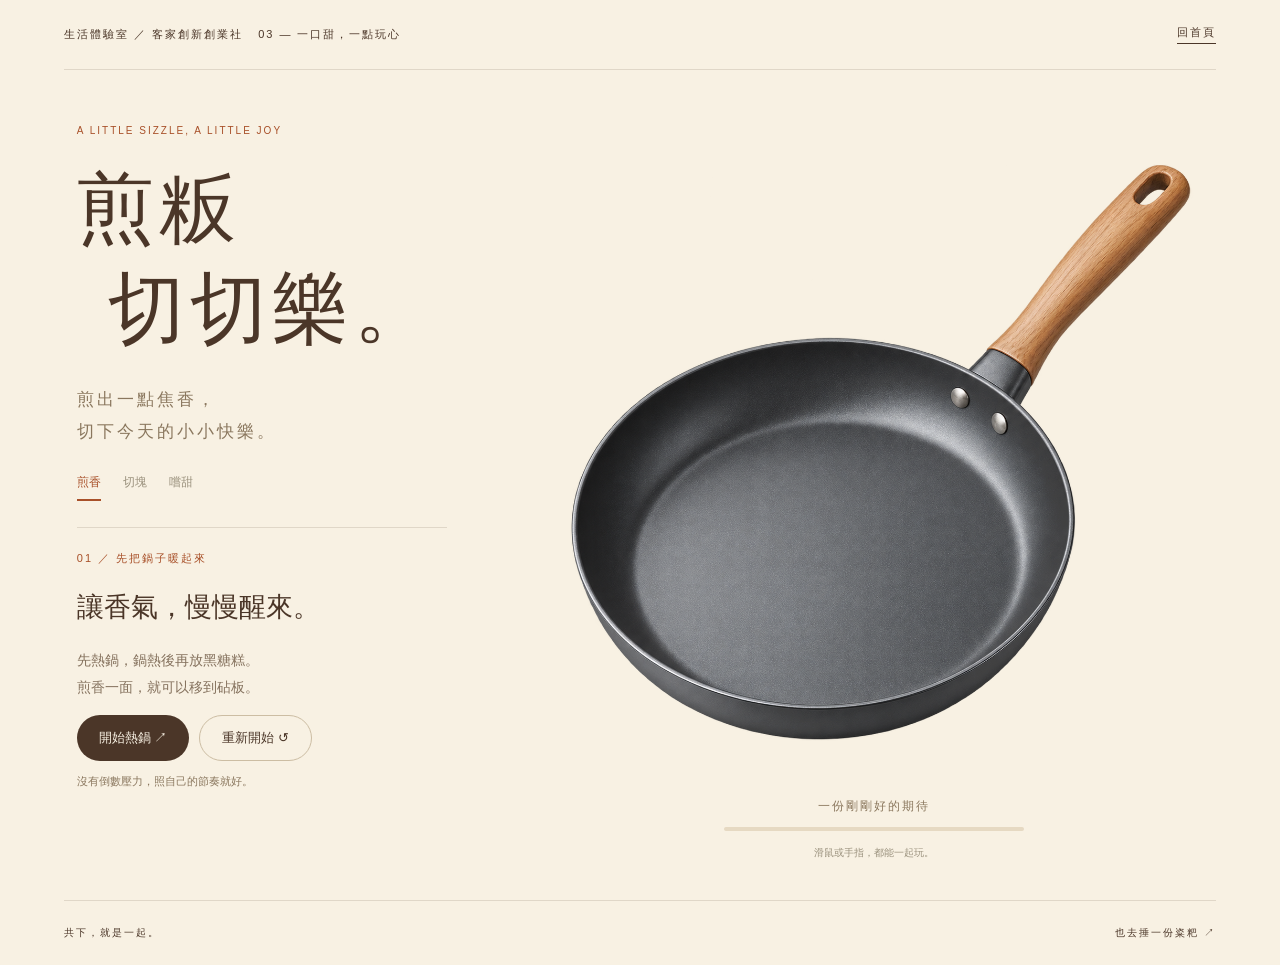
<file: cake-experience/index.html>
<!doctype html><html lang="zh-Hant"><head><meta charset="utf-8"><meta name="viewport" content="width=device-width,initial-scale=1"><title>煎粄切切樂｜生活體驗室</title><link rel="stylesheet" href="cake.css"><script src="geometry.js" defer></script><script src="cake.js" defer></script><link rel="stylesheet" href="../experience-navigation.css"></head><body><header><a href="../tea-experience/index.html">生活體驗室 ／ 客家創新創業社</a><span>03 — 一口甜，一點玩心</span><a class="home-link" href="../index.html">回首頁</a></header><main><section class="intro"><p class="eyebrow">A LITTLE SIZZLE, A LITTLE JOY</p><h1>煎粄<br><em>切切樂。</em></h1><p class="lead">煎出一點焦香，<br>切下今天的小小快樂。</p><ol><li class="active">煎香</li><li>切塊</li><li>嚐甜</li></ol><div class="story"><p id="chapter">01 ／ 先把鍋子暖起來</p><h2 id="heading">讓香氣，慢慢醒來。</h2><p id="hint">先熱鍋，鍋熱後再放黑糖糕。<br>煎香一面，就可以移到砧板。</p></div><div class="actions"><button id="action">開始熱鍋 ↗</button><button id="easy" hidden>幫我切一刀</button><button id="reset" class="quiet">重新開始 ↺</button></div><p id="status" role="status">沒有倒數壓力，照自己的節奏就好。</p></section><section class="bench"><div id="scene"><img id="pan" src="assets/pan.png" alt="平底鍋"><button id="spatula" hidden aria-label="移動鏟子：拖曳或使用方向鍵"><img src="assets/spatula.png" alt="木鏟"></button><div class="steam" aria-hidden="true"><i></i><i></i><i></i><i></i></div><div id="cutting" hidden><img class="board" src="assets/board.png" alt="砧板"><div id="surface" tabindex="0" role="group" aria-label="自由切割黑糖糕，拖曳畫一條直線或點擊切一刀，也可按空白鍵"><svg id="cake-svg" viewBox="0 0 100 100" aria-label="黑糖糕與已完成的切痕"><defs><pattern id="crumb" width="7" height="7" patternUnits="userSpaceOnUse"><rect width="7" height="7" fill="#bc7838"/><circle cx="2" cy="2" r="1.2" fill="#74401b"/><circle cx="5.5" cy="5" r=".8" fill="#e5a85f"/></pattern></defs><g id="pieces"></g><path id="trace" fill="none" stroke="#f5cf9a" stroke-width=".7"/></svg><span id="gesture" aria-hidden="true">☝</span><span id="knife" aria-hidden="true"><img src="assets/pieces-sheet.png" alt=""></span></div></div></div><div class="meter"><p id="meter-label">一份剛剛好的期待</p><div><span id="fill"></span></div></div><p class="small">滑鼠或手指，都能一起玩。</p></section></main><footer><span>共下，就是一起。</span><a href="../mochi-experience/index.html">也去捶一份粢粑 ↗</a></footer><dialog id="finish" aria-labelledby="finish-title"><p class="eyebrow">MADE WITH A LITTLE JOY</p><h2 id="finish-title">切好了，快樂堆成一座小山。</h2><p>戳戳黑糖糕，QQ彈彈好食</p><div id="pile"></div><button id="again">再煎一份 ↺</button><button id="back" class="quiet">回到砧板</button></dialog></body></html>
</file>
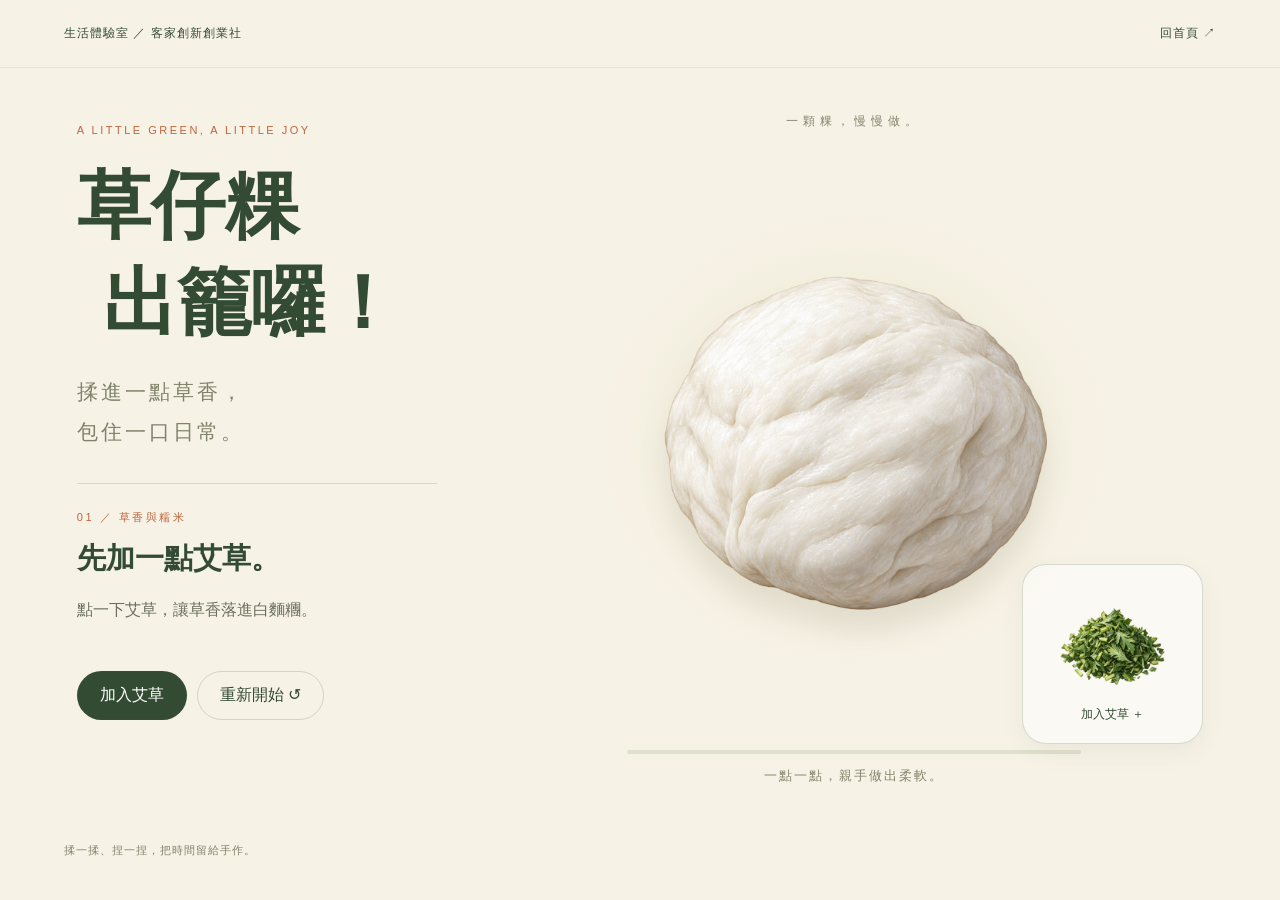
<file: herb-experience/index.html>
<!doctype html>
<html lang="zh-Hant"><head><meta charset="utf-8"><meta name="viewport" content="width=device-width,initial-scale=1"><title>草仔粿出籠囉！｜生活體驗室</title><link rel="stylesheet" href="herb.css"><script src="herb.js" defer></script></head>
<body><header><a href="../index.html#experiences">生活體驗室 ／ 客家創新創業社</a><a href="../index.html">回首頁 ↗</a></header>
<main><section class="intro"><p class="eyebrow">A LITTLE GREEN, A LITTLE JOY</p><h1>草仔粿<br><em>出籠囉！</em></h1><p class="lead">揉進一點草香，<br>包住一口日常。</p><div class="story"><p id="step" class="eyebrow"></p><h2 id="heading"></h2><p id="hint"></p></div><div class="actions"><button id="action"></button><button id="reset" class="quiet">重新開始 ↺</button></div><p id="status" role="status" aria-live="polite"></p></section>
<section class="bench" aria-label="草仔粿手作區"><div class="bench-label">一顆粿，慢慢做。</div><div id="scene"><div class="halo"></div><img id="basket" class="basket hidden" src="assets/basket.png" alt="鋪著葉片的竹蒸籠"><button id="food" aria-label="揉壓麵糰"><img id="food-img" src="assets/white.png" alt="白色糯米糰"><img id="green-overlay" src="assets/green.png" alt=""><img id="filling-overlay" src="assets/filling.png" alt=""></button><button id="ingredient" aria-label="加入艾草"><img src="assets/herbs.png" alt="艾草"><span>加入艾草 ＋</span></button><button id="lid" class="hidden" aria-label="蓋上蒸籠"><img src="assets/lid.png" alt="竹蒸籠蓋"></button><div class="steam" aria-hidden="true"><i></i><i></i><i></i></div><span id="gesture" aria-hidden="true">☝</span></div><div class="meter"><span id="progress"></span></div><p class="caption" id="caption">草香與糯米，準備相遇。</p></section></main>
<footer>揉一揉、捏一捏，把時間留給手作。</footer>
<dialog id="finish" aria-labelledby="finish-title"><div class="finish-copy"><p class="eyebrow">FRESH FROM THE STEAMER</p><h2 id="finish-title">草仔粿出籠囉！</h2><p>滿場跑的草仔粿！按住抓住它，放手再彈出去。</p></div><div class="bounce-space" id="flight"><button id="big" aria-label="戳戳草仔粿，按住蓄力後放開彈跳"><img src="assets/finished.png" alt="一顆大大的草仔粿"></button></div><div class="finish-actions"><button id="again">再包一顆 ↺</button><button id="back" class="quiet">回到蒸籠</button></div></dialog></body></html>
</file>
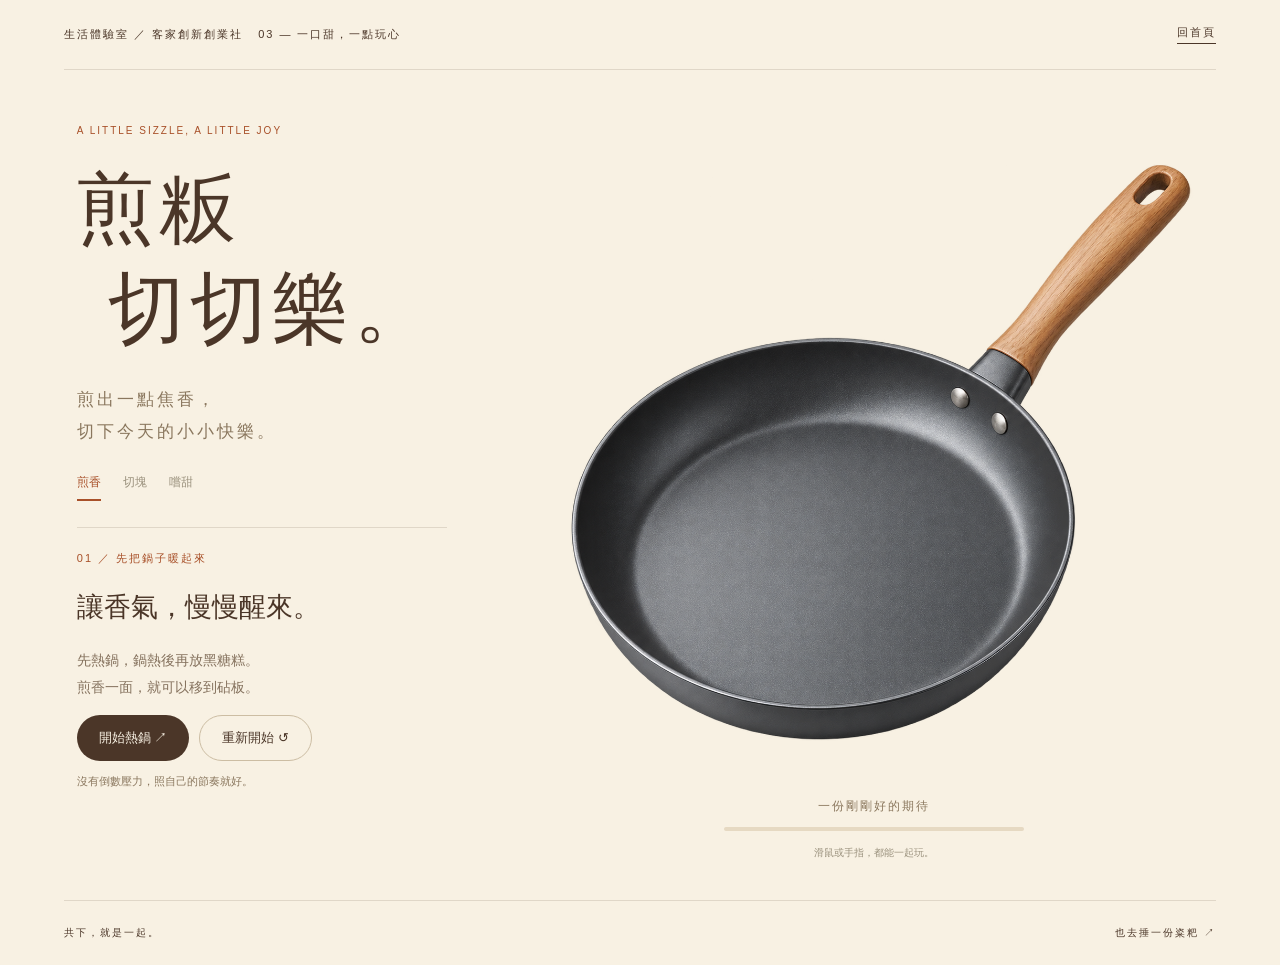
<file: cake-experience.html>
<!doctype html><html lang="zh-Hant"><head><meta charset="utf-8"><meta name="viewport" content="width=device-width,initial-scale=1"><title>煎粄切切樂｜生活體驗室</title><link rel="stylesheet" href="cake-experience-cake.css"><script src="cake-experience-geometry.js" defer></script><script src="cake-experience-cake.js" defer></script><link rel="stylesheet" href="experience-navigation.css"></head><body><header><a href="tea-experience.html">生活體驗室 ／ 客家創新創業社</a><span>03 — 一口甜，一點玩心</span><a class="home-link" href="index.html">回首頁</a></header><main><section class="intro"><p class="eyebrow">A LITTLE SIZZLE, A LITTLE JOY</p><h1>煎粄<br><em>切切樂。</em></h1><p class="lead">煎出一點焦香，<br>切下今天的小小快樂。</p><ol><li class="active">煎香</li><li>切塊</li><li>嚐甜</li></ol><div class="story"><p id="chapter">01 ／ 先把鍋子暖起來</p><h2 id="heading">讓香氣，慢慢醒來。</h2><p id="hint">先熱鍋，鍋熱後再放黑糖糕。<br>煎香一面，就可以移到砧板。</p></div><div class="actions"><button id="action">開始熱鍋 ↗</button><button id="easy" hidden>幫我切一刀</button><button id="reset" class="quiet">重新開始 ↺</button></div><p id="status" role="status">沒有倒數壓力，照自己的節奏就好。</p></section><section class="bench"><div id="scene"><img id="pan" src="cake-experience-pan.png" alt="平底鍋"><button id="spatula" hidden aria-label="移動鏟子：拖曳或使用方向鍵"><img src="cake-experience-spatula.png" alt="木鏟"></button><div class="steam" aria-hidden="true"><i></i><i></i><i></i><i></i></div><div id="cutting" hidden><img class="board" src="cake-experience-board.png" alt="砧板"><div id="surface" tabindex="0" role="group" aria-label="自由切割黑糖糕，拖曳畫一條直線或點擊切一刀，也可按空白鍵"><svg id="cake-svg" viewBox="0 0 100 100" aria-label="黑糖糕與已完成的切痕"><defs><pattern id="crumb" width="7" height="7" patternUnits="userSpaceOnUse"><rect width="7" height="7" fill="#bc7838"/><circle cx="2" cy="2" r="1.2" fill="#74401b"/><circle cx="5.5" cy="5" r=".8" fill="#e5a85f"/></pattern></defs><g id="pieces"></g><path id="trace" fill="none" stroke="#f5cf9a" stroke-width=".7"/></svg><span id="gesture" aria-hidden="true">☝</span><span id="knife" aria-hidden="true"><img src="cake-experience-pieces-sheet.png" alt=""></span></div></div></div><div class="meter"><p id="meter-label">一份剛剛好的期待</p><div><span id="fill"></span></div></div><p class="small">滑鼠或手指，都能一起玩。</p></section></main><footer><span>共下，就是一起。</span><a href="mochi-experience.html">也去捶一份粢粑 ↗</a></footer><dialog id="finish" aria-labelledby="finish-title"><p class="eyebrow">MADE WITH A LITTLE JOY</p><h2 id="finish-title">切好了，快樂堆成一座小山。</h2><p>戳戳黑糖糕，QQ彈彈好食</p><div id="pile"></div><button id="again">再煎一份 ↺</button><button id="back" class="quiet">回到砧板</button></dialog></body></html>
</file>
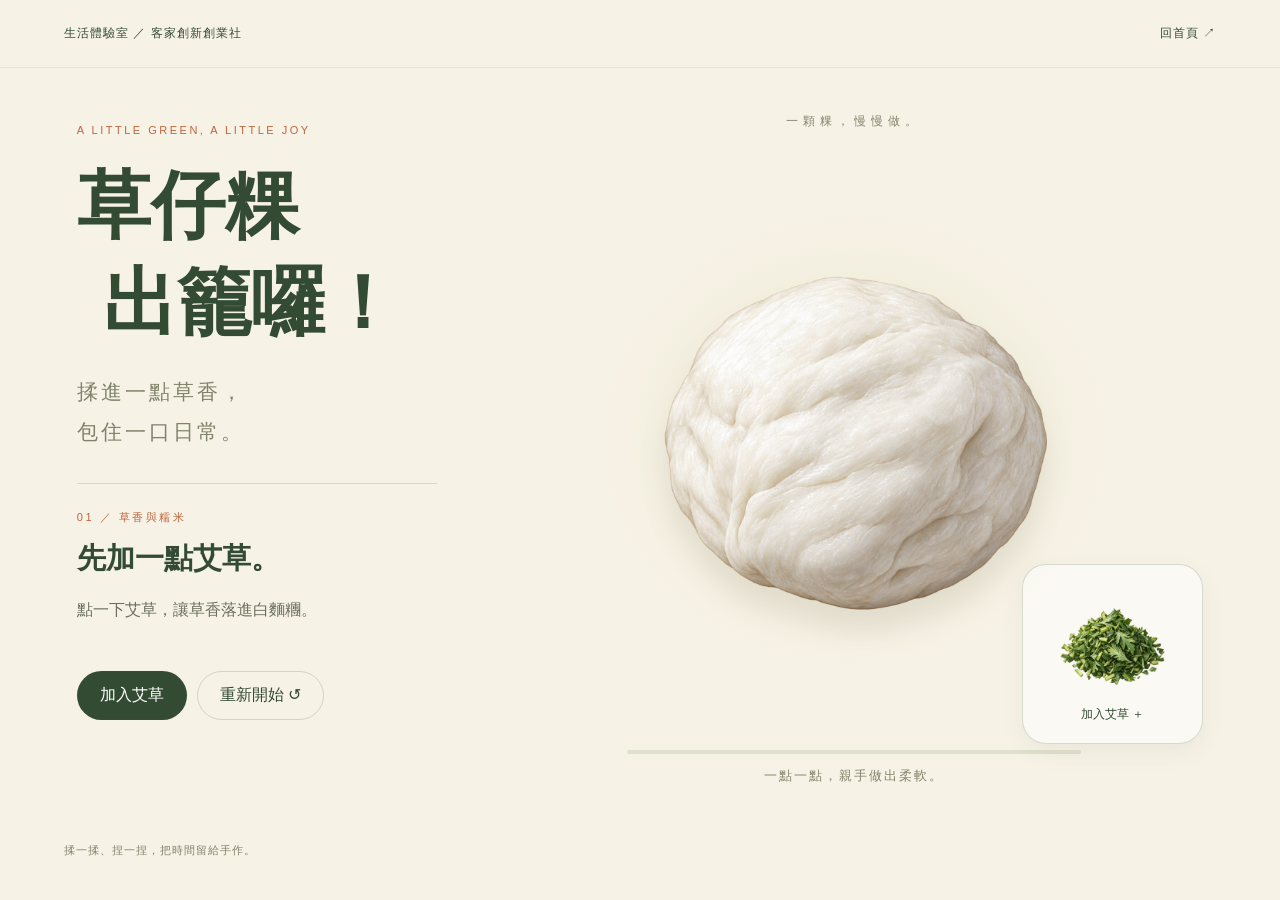
<file: herb-experience.html>
<!doctype html>
<html lang="zh-Hant"><head><meta charset="utf-8"><meta name="viewport" content="width=device-width,initial-scale=1"><title>草仔粿出籠囉！｜生活體驗室</title><link rel="stylesheet" href="herb-experience.css"><script src="herb-experience.js" defer></script></head>
<body><header><a href="index.html#experiences">生活體驗室 ／ 客家創新創業社</a><a href="index.html">回首頁 ↗</a></header>
<main><section class="intro"><p class="eyebrow">A LITTLE GREEN, A LITTLE JOY</p><h1>草仔粿<br><em>出籠囉！</em></h1><p class="lead">揉進一點草香，<br>包住一口日常。</p><div class="story"><p id="step" class="eyebrow"></p><h2 id="heading"></h2><p id="hint"></p></div><div class="actions"><button id="action"></button><button id="reset" class="quiet">重新開始 ↺</button></div><p id="status" role="status" aria-live="polite"></p></section>
<section class="bench" aria-label="草仔粿手作區"><div class="bench-label">一顆粿，慢慢做。</div><div id="scene"><div class="halo"></div><img id="basket" class="basket hidden" src="herb-experience-basket.png" alt="鋪著葉片的竹蒸籠"><button id="food" aria-label="揉壓麵糰"><img id="food-img" src="herb-experience-white.png" alt="白色糯米糰"><img id="green-overlay" src="herb-experience-green.png" alt=""><img id="filling-overlay" src="herb-experience-filling.png" alt=""></button><button id="ingredient" aria-label="加入艾草"><img src="herb-experience-herbs.png" alt="艾草"><span>加入艾草 ＋</span></button><button id="lid" class="hidden" aria-label="蓋上蒸籠"><img src="herb-experience-lid.png" alt="竹蒸籠蓋"></button><div class="steam" aria-hidden="true"><i></i><i></i><i></i></div><span id="gesture" aria-hidden="true">☝</span></div><div class="meter"><span id="progress"></span></div><p class="caption" id="caption">草香與糯米，準備相遇。</p></section></main>
<footer>揉一揉、捏一捏，把時間留給手作。</footer>
<dialog id="finish" aria-labelledby="finish-title"><div class="finish-copy"><p class="eyebrow">FRESH FROM THE STEAMER</p><h2 id="finish-title">草仔粿出籠囉！</h2><p>滿場跑的草仔粿！按住抓住它，放手再彈出去。</p></div><div class="bounce-space" id="flight"><button id="big" aria-label="戳戳草仔粿，按住蓄力後放開彈跳"><img src="herb-experience-finished.png" alt="一顆大大的草仔粿"></button></div><div class="finish-actions"><button id="again">再包一顆 ↺</button><button id="back" class="quiet">回到蒸籠</button></div></dialog></body></html>
</file>
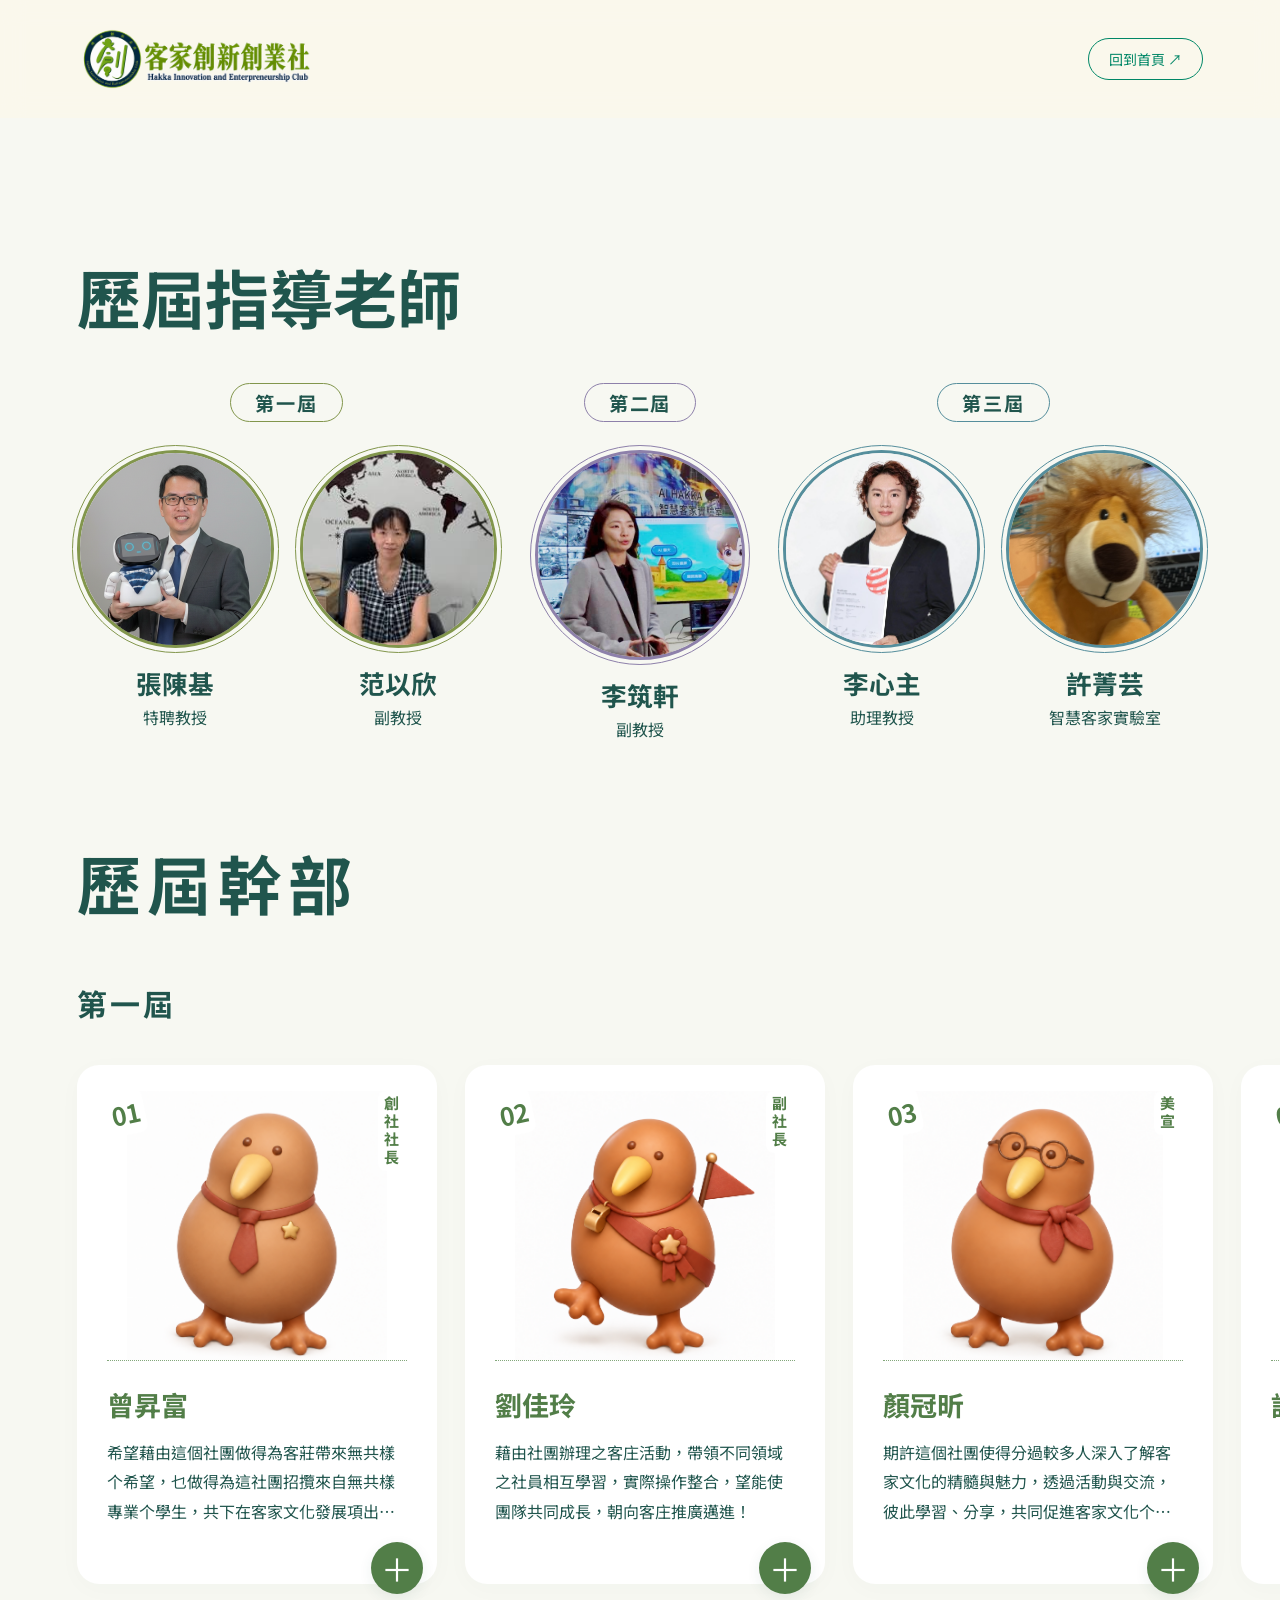
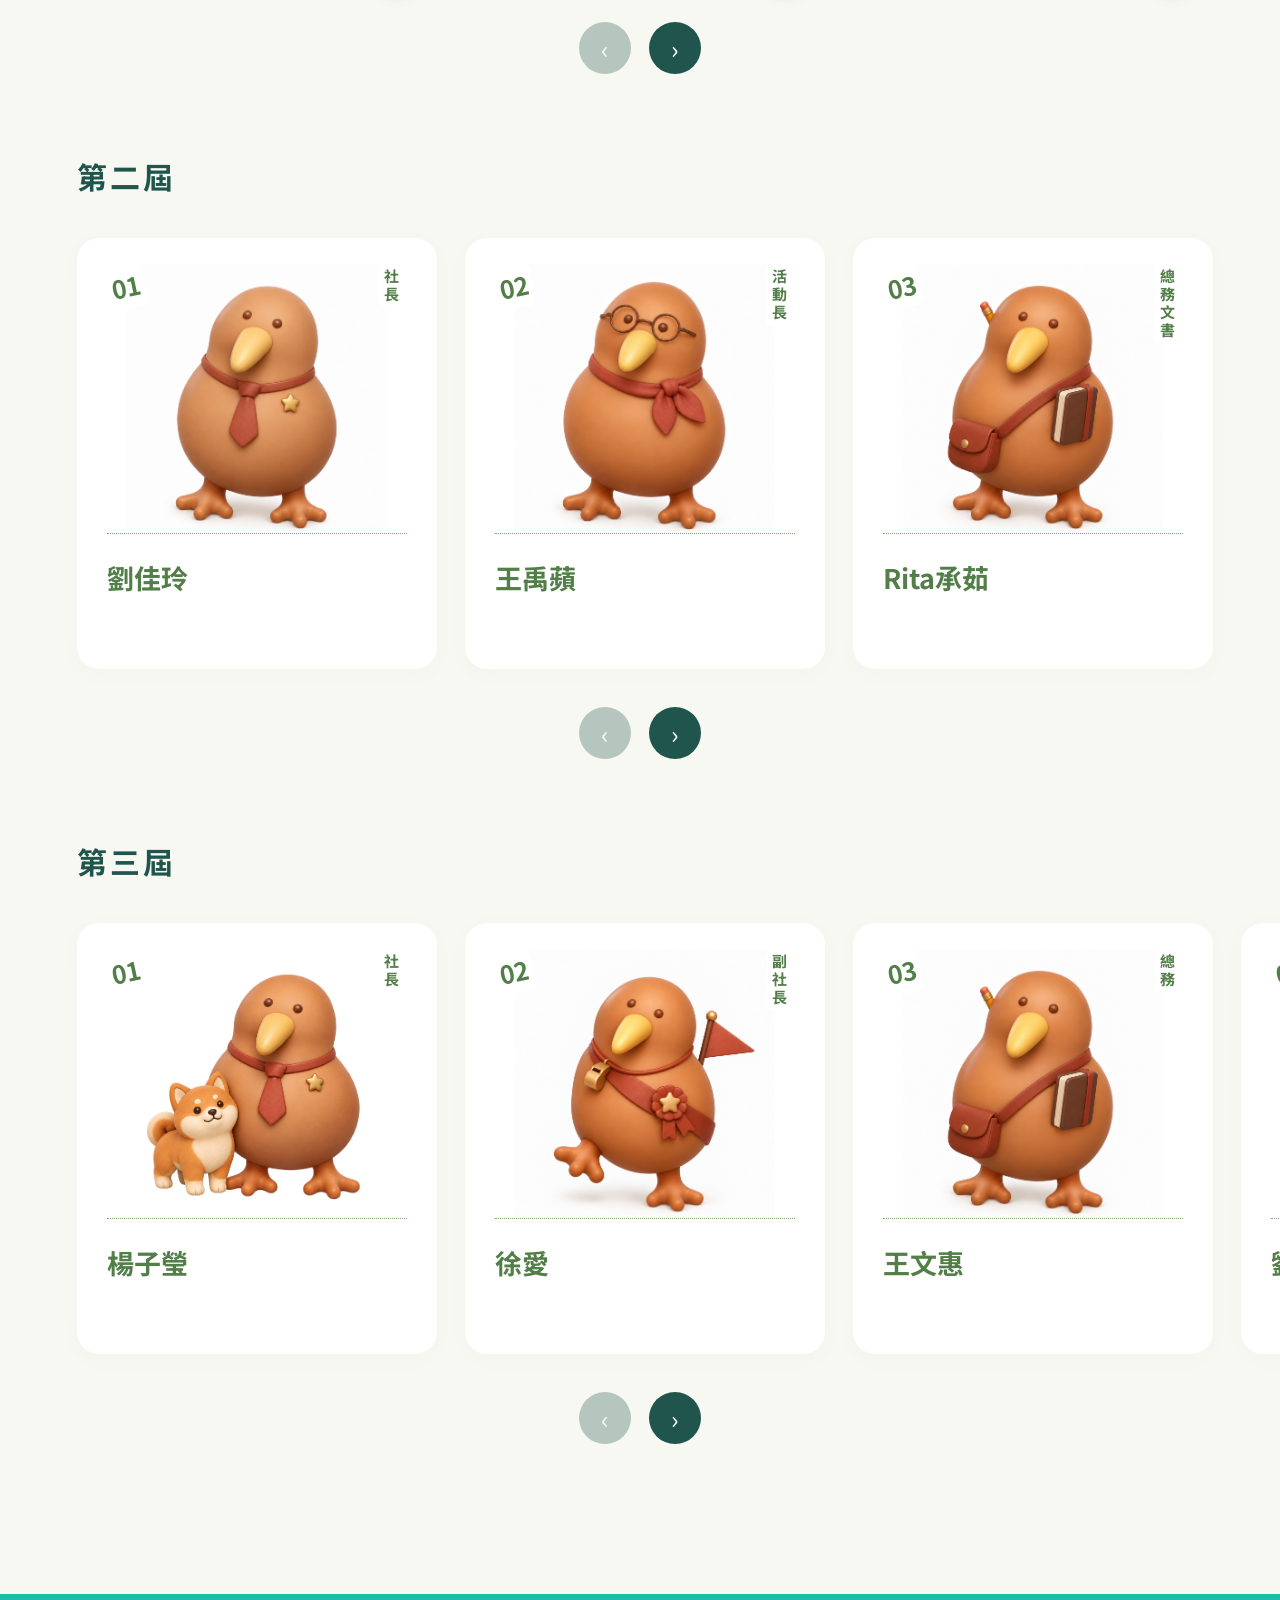
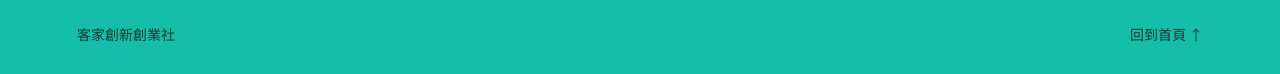
<file: members.html>
<!doctype html>
<html lang="zh-Hant"><head><meta charset="utf-8"><meta name="viewport" content="width=device-width, initial-scale=1"><title>歷屆指導老師與幹部｜客家創新創業社</title><link rel="icon" href="assets/favicon.svg"><link rel="stylesheet" href="members.css"><script src="members-updated.js" defer></script><link rel="stylesheet" href="lenis.css"><link rel="stylesheet" href="lenis-overrides.css"><script src="lenis.min.js" defer></script><script src="lenis-setup.js" defer></script><link rel="stylesheet" href="members-theme.css"></head>
<body><header><a href="index.html" aria-label="客家創新創業社首頁"><img src="assets/club-logo.png" width="2200" height="715" alt="客家創新創業社"></a><a class="back" href="index.html#archive">回到首頁 ↗</a></header><main><section id="advisors" aria-labelledby="advisor-title"><h1 id="advisor-title">歷屆指導老師</h1><div class="advisor-terms">
<section class="advisor-term"><h2>第一屆</h2><div class="advisor-people">
<figure><div class="advisor-frame"><img src="assets/advisors/term-1-1.png" alt="張陳基" style="object-position:50% 30%;transform:scale(1);transform-origin:50% 30%"></div><figcaption><strong>張陳基</strong><span>特聘教授</span></figcaption></figure>
<figure><div class="advisor-frame"><img src="assets/advisors/term-1-2.png" alt="范以欣" style="object-position:50% 50%;transform:scale(2.3);transform-origin:50% 50%"></div><figcaption><strong>范以欣</strong><span>副教授</span></figcaption></figure>
</div></section>
<section class="advisor-term"><h2>第二屆</h2><div class="advisor-people">
<figure><div class="advisor-frame"><img src="assets/advisors/term-2-1.png" alt="李筑軒" style="object-position:38% 46%;transform:scale(1.45);transform-origin:38% 46%"></div><figcaption><strong>李筑軒</strong><span>副教授</span></figcaption></figure>
</div></section>
<section class="advisor-term"><h2>第三屆</h2><div class="advisor-people">
<figure><div class="advisor-frame"><img src="assets/advisors/term-3-1.png" alt="李心主" style="object-position:53% 25%;transform:scale(1);transform-origin:53% 25%"></div><figcaption><strong>李心主</strong><span>助理教授</span></figcaption></figure>
<figure><div class="advisor-frame"><img src="assets/advisors/term-3-2.png" alt="許菁芸" style="object-position:50% 66%;transform:scale(1);transform-origin:50% 66%"></div><figcaption><strong>許菁芸</strong><span>智慧客家實驗室</span></figcaption></figure>
</div></section>
</div></section><div class="page-heading"><p>客家創新創業社</p><h1>歷屆幹部</h1></div><div class="term-tabs" role="tablist" aria-label="選擇屆別"></div><section id="members-panel" role="tabpanel" tabindex="0"><h2 id="term-heading"></h2><div id="member-list"></div></section></main><footer><span>客家創新創業社</span><a href="index.html#archive">回到首頁 ↑</a></footer><noscript>請啟用 JavaScript 以切換屆別及查看幹部資料。</noscript></body></html>
</file>
<file: cake-experience/cake.css>
:root{--ink:#4b3628;--rust:#a85029;--paper:#f8f1e3}*{box-sizing:border-box}body{margin:0;background:var(--paper);color:var(--ink);font-family:"Microsoft JhengHei",sans-serif}header,footer{margin:0 5vw;padding:25px 0;display:flex;justify-content:space-between;gap:15px;border-bottom:1px solid #51382624;font-size:11px;letter-spacing:2px}a{color:inherit;text-decoration:none}a:hover{text-decoration:underline}main{max-width:1400px;margin:auto;display:grid;grid-template-columns:.8fr 1.2fr;gap:30px;padding:45px 6vw 30px;min-height:730px}.eyebrow{font-size:10px;letter-spacing:2px;color:var(--rust)}h1{font-family:serif;font-size:clamp(55px,6vw,88px);font-weight:500;line-height:1.3;letter-spacing:5px;margin:24px 0}h1 em{font-style:normal;margin-left:.4em}.lead{font-size:17px;line-height:1.9;letter-spacing:3px;color:#8a775e}ol{display:flex;list-style:none;padding:0;gap:22px;font-size:12px;color:#9b927e;margin:26px 0}li.active{color:var(--rust);border-bottom:2px solid;padding-bottom:8px}.story{border-top:1px solid #51382624;padding-top:12px;max-width:370px}#chapter{font-size:11px;letter-spacing:2px;color:var(--rust)}h2{font-family:serif;font-size:27px;font-weight:500}#hint{font-size:14px;line-height:1.9;color:#85725e;min-height:54px}.actions{display:flex;gap:10px;flex-wrap:wrap}button{font:inherit;border:0;border-radius:30px;background:var(--ink);color:var(--paper);padding:13px 22px;cursor:pointer;font-size:13px}.quiet{background:transparent;border:1px solid #ccbda3;color:var(--ink)}button:disabled{opacity:.5;cursor:default}button:focus-visible,a:focus-visible,#surface:focus-visible{outline:3px solid var(--rust);outline-offset:5px}#status{font-size:11px;line-height:1.8;color:#8a775e;max-width:360px}.bench{min-width:0}#scene{position:relative;aspect-ratio:1;width:100%;margin:10px auto 0}#pan,.board{position:absolute;width:100%;height:100%;object-fit:contain;pointer-events:none}#spatula{position:absolute;width:40%;height:65%;right:-3%;bottom:1%;object-fit:contain;opacity:0;pointer-events:none;rotate:-25deg}.heating #spatula{opacity:1}.heating #pan{animation:sizzle .35s infinite alternate}.steam{position:absolute;inset:22% 25% 30%;opacity:0;pointer-events:none}.heating .steam{opacity:1}.steam i{position:absolute;left:20%;top:45%;width:15px;height:80px;border-radius:50%;background:#fff;filter:blur(8px);animation:steam 2.8s infinite;opacity:0}.steam i:nth-child(2){left:40%;animation-delay:.7s}.steam i:nth-child(3){left:60%;animation-delay:1.4s}.steam i:nth-child(4){left:80%;animation-delay:2.1s}#cutting{position:absolute;inset:0}#surface{position:absolute;inset:12% 13% 15%;touch-action:none;user-select:none;cursor:crosshair}svg{width:100%;height:100%;overflow:visible}#knife{position:absolute;width:130px;height:110px;overflow:hidden;display:none;pointer-events:none;transform:translate(-5%,-80%);filter:drop-shadow(2px 5px 2px #32180733)}#knife img{width:290px;height:auto;position:absolute;left:0;top:0}#gesture{position:absolute;font-size:46px;left:20%;top:42%;pointer-events:none;opacity:0}.teaching #gesture{animation:gesture 1.5s 2}#trace{pointer-events:none}.meter{max-width:300px;margin:15px auto;text-align:center;font-size:12px;letter-spacing:2px;color:#8b785e}.meter>div{height:4px;border-radius:5px;background:#e6d9c2;overflow:hidden}#fill{display:block;background:var(--rust);height:100%;width:0;transition:width .25s}.small{text-align:center;font-size:10px;color:#9b927e}footer{border-top:1px solid #51382624;border-bottom:0;font-size:10px}#finish{inset:0;width:100vw;height:100dvh;max-width:none;max-height:none;margin:0;border:0;background:#f4e6ce;color:var(--ink);text-align:center;padding:5vh 4vw;overflow:auto}#finish::backdrop{background:#f4e6ce}#finish h2{font-size:clamp(22px,3vw,40px);margin:15px 0}#finish>p:not(.eyebrow){font-size:12px;color:#8a775e}#pile{position:relative;width:min(850px,90vw);height:min(58vh,580px);margin:auto}#pile button{position:absolute;padding:0;background:none;border:0;width:26%;height:48%;transform:rotate(var(--r));filter:drop-shadow(0 8px 5px #57331530)}#pile img{width:100%;height:100%;object-fit:contain;pointer-events:none}#finish>button{margin:10px 5px}@keyframes steam{0%{transform:translateY(30px) scale(.6);opacity:0}35%{opacity:.8}100%{transform:translateY(-100px) scale(1.5);opacity:0}}@keyframes sizzle{to{transform:translateY(-1px)}}@keyframes gesture{0%{transform:translateX(0);opacity:0}20%{opacity:1}80%{opacity:1}100%{transform:translateX(140px);opacity:0}}[hidden]{display:none!important}@media(max-width:760px){header{font-size:9px;letter-spacing:0}main{grid-template-columns:1fr;padding:24px 6vw;gap:10px}h1{font-size:47px;margin:15px 0}h1 br{display:none}h1 em{margin:0}.lead{font-size:14px}.lead br{display:none}ol{margin:17px 0}h2{font-size:22px;margin:14px 0}#hint{min-height:0}.story{max-width:none}.bench{max-width:510px;width:100%;margin:auto}#scene{margin:0}#pile{height:48vh}footer{letter-spacing:0;font-size:9px}}@media(prefers-reduced-motion:reduce){*,*:before,*:after{animation:none!important;transition:none!important}}

#spatula{width:30%;height:82%;right:4%;bottom:0;opacity:1;rotate:0deg;padding:0;border:0;border-radius:8px;background:transparent;pointer-events:auto;touch-action:none;cursor:grab;z-index:3;user-select:none}
#spatula:active{cursor:grabbing}
#spatula img{position:absolute;width:328%;height:100%;max-width:none;left:-114%;top:0;object-fit:fill;pointer-events:none;rotate:-18deg}
.warming #pan{filter:drop-shadow(0 9px 12px #df8b443b)}

/* Steam remains visible while the empty pan warms and waits for the cake. */
.warming .steam{opacity:1}
</file>
<file: experience-navigation.css>
header{flex-wrap:wrap;align-items:center}.home-link{margin-left:auto;white-space:nowrap;border-bottom:1px solid currentColor;padding-bottom:3px}@media(max-width:600px){header>span{display:none}.home-link{font-size:10px;letter-spacing:0}}
</file>
<file: herb-experience/herb.css>
:root{--ink:#324b32;--muted:#80836a;--paper:#f7f2e6;--accent:#bf643d}*{box-sizing:border-box}body{margin:0;background:var(--paper);color:var(--ink);font-family:"Microsoft JhengHei",sans-serif}button,a{-webkit-tap-highlight-color:transparent}button{font:inherit;cursor:pointer;border:1px solid #405b3433;border-radius:999px;padding:13px 22px;background:var(--ink);color:white}button:disabled{cursor:default;opacity:.55}button:focus-visible,a:focus-visible{outline:3px solid #bd713d;outline-offset:6px}.quiet{background:transparent;color:var(--ink)}a{color:inherit;text-decoration:none}header,footer{display:flex;justify-content:space-between;padding:25px 5%;font-size:12px;letter-spacing:1px}header{border-bottom:1px solid #334d3215}main{max-width:1400px;margin:auto;display:grid;grid-template-columns:38% 62%;padding:45px 6% 20px;min-height:78vh}.eyebrow{font-size:11px;letter-spacing:2.5px;color:var(--accent)}h1{font-family:serif;font-size:clamp(45px,5.8vw,80px);line-height:1.3;margin:22px 0}h1 em{font-style:normal;padding-left:.35em}.lead{font-family:serif;color:var(--muted);font-size:21px;line-height:1.9;letter-spacing:3px}.story{border-top:1px solid #344b3228;margin-top:30px;padding-top:15px;max-width:360px}h2{font-family:serif;font-size:29px;margin:14px 0}#hint{line-height:1.9;color:#6a705c;min-height:60px;max-width:360px}.actions{display:flex;gap:10px;flex-wrap:wrap}#status{font-size:13px;color:var(--accent);min-height:20px}.bench{align-self:center;min-width:0;text-align:center}.bench-label{letter-spacing:5px;font-size:12px;color:var(--muted)}#scene{position:relative;width:100%;aspect-ratio:1;max-height:620px;touch-action:none;user-select:none}.halo{position:absolute;inset:12%;border-radius:50%;background:radial-gradient(#d6d9af66,transparent 70%)}img{width:100%;height:100%;object-fit:contain;user-select:none;-webkit-user-drag:none;pointer-events:none}#food{position:absolute;left:13%;top:14%;width:74%;height:72%;border:0;background:none;padding:0;touch-action:none;filter:drop-shadow(0 22px 13px #503d241a);transition:left .6s,top .6s,width .6s,height .6s}#food img{position:absolute;inset:0}#green-overlay,#filling-overlay{opacity:0}#filling-overlay{width:45%;height:45%;left:28%;top:26%;transition:opacity .3s,transform .3s}#ingredient{position:absolute;bottom:1%;right:0;width:26%;height:29%;background:#fff8;padding:8px;border-radius:24px;color:var(--ink);font-size:12px;box-shadow:0 8px 25px #344b3210}#ingredient img{height:75%;display:block}#ingredient span{display:block}.basket{position:absolute;inset:10% 0 0;width:100%;height:90%}#scene.in-basket #food{left:29%;top:29%;width:43%;height:40%}#lid{position:absolute;left:5%;top:5%;width:90%;height:88%;border:0;padding:0;background:none;z-index:4;touch-action:none;transition:transform .7s,opacity .6s}#lid.ready{transform:translate(22%,-20%) rotate(12deg);opacity:.85}#lid.open{transform:translate(12%,-75%) rotate(-17deg);opacity:0;pointer-events:none}.hidden{display:none!important}.meter{height:4px;background:#dee1cb;width:65%;margin:0 auto;overflow:hidden;border-radius:10px}.meter span{display:block;height:100%;width:0;background:#7e9560;transition:width .3s}.caption{font-size:13px;letter-spacing:2px;color:var(--muted)}#gesture{position:absolute;left:40%;top:65%;font-size:44px;pointer-events:none;opacity:0}#gesture.show{animation:hint 1s 2}.steam{position:absolute;inset:0;pointer-events:none;opacity:0;z-index:5}.steaming .steam{opacity:1}.steam i{position:absolute;left:37%;top:33%;width:12%;height:32%;border-radius:50%;background:linear-gradient(transparent,#fff9,transparent);filter:blur(12px);animation:steam 2.2s infinite}.steam i:nth-child(2){left:50%;animation-delay:.7s}.steam i:nth-child(3){left:62%;animation-delay:1.3s}@keyframes steam{from{transform:translateY(0) scale(.6);opacity:0}40%{opacity:.9}to{transform:translateY(-160px) scale(1.6);opacity:0}}@keyframes hint{0%{opacity:0;transform:translate(65px,20px)}30%{opacity:1}85%{opacity:1}100%{opacity:0;transform:translate(-25px,-40px)}}
dialog{border:0;padding:20px;background:var(--paper);color:var(--ink);max-width:none;max-height:none;width:100vw;height:100dvh;overflow:hidden}dialog::backdrop{background:#f7f2e6}.finish-copy{text-align:center;position:relative;z-index:2;pointer-events:none}.finish-copy h2{font-size:clamp(28px,4vw,48px);margin:8px}.finish-copy p:last-child{font-size:13px}.bounce-space{position:absolute;inset:16% 0 10%;display:grid;place-items:center}#big{width:min(88vw,800px);height:100%;max-height:75vh;border:0;background:none;padding:0;touch-action:none;transform-origin:50% 80%;filter:drop-shadow(0 25px 15px #364d3225);animation:idle 2.6s ease-in-out infinite}.finish-actions{position:absolute;bottom:22px;left:0;right:0;display:flex;justify-content:center;gap:12px;z-index:3}@keyframes idle{0%,100%{transform:rotate(-3deg) scale(1.02,.98)}50%{transform:rotate(3deg) scale(.98,1.02)}}footer{color:var(--muted);font-size:11px}
@media(max-width:760px){header{font-size:10px;padding:18px 5%}main{padding:24px 6%;grid-template-columns:1fr}.intro h1{font-size:42px;margin:12px 0}.intro h1 br{display:none}.intro h1 em{padding:0}.lead{font-size:16px;line-height:1.5;margin:10px 0}.lead br{display:none}.story{margin-top:18px;max-width:none;padding-top:7px}h2{font-size:24px;margin:8px 0}#hint{min-height:0;margin:8px 0}.bench{margin-top:20px}#scene{max-height:440px}.bench-label{display:none}.finish-copy{padding-top:20px}.bounce-space{inset:25% 0 15%}#big{width:96vw}.finish-copy p:last-child{max-width:280px;margin:12px auto;line-height:1.7}}
@media(prefers-reduced-motion:reduce){*,*::before,*::after{animation-duration:.01ms!important;animation-iteration-count:1!important;transition:none!important}}

body:has(dialog[open]){overflow:hidden}dialog{position:fixed;inset:0;margin:0;width:100%;height:100%;box-sizing:border-box}#big img{transform:scale(1.35)}@keyframes idle{0%,100%{transform:translateY(12px) rotate(-6deg) scale(1.08,.92)}50%{transform:translateY(-20px) rotate(6deg) scale(.94,1.06)}}
#food #filling-overlay{inset:auto;width:45%;height:45%;left:28%;top:26%}

/* Match the supplied complete lid to the basket's bounding box. */
#scene.in-basket #food{left:30%;top:33%;width:40%;height:36%}
#lid{left:0;top:10%;width:100%;height:90%}
.bounce-space{inset:170px 12px 85px;display:block;overflow:hidden}
#big{position:absolute;left:0;top:0;width:min(52vw,430px);height:min(52vw,430px);max-height:100%;padding:0;animation:none;will-change:transform}
#big img{transform:none}
@media(max-width:760px){.bounce-space{inset:200px 8px 90px}#big{width:65vw;height:65vw;max-width:100%;max-height:100%}}
</file>
<file: cake-experience-cake.css>
:root{--ink:#4b3628;--rust:#a85029;--paper:#f8f1e3}*{box-sizing:border-box}body{margin:0;background:var(--paper);color:var(--ink);font-family:"Microsoft JhengHei",sans-serif}header,footer{margin:0 5vw;padding:25px 0;display:flex;justify-content:space-between;gap:15px;border-bottom:1px solid #51382624;font-size:11px;letter-spacing:2px}a{color:inherit;text-decoration:none}a:hover{text-decoration:underline}main{max-width:1400px;margin:auto;display:grid;grid-template-columns:.8fr 1.2fr;gap:30px;padding:45px 6vw 30px;min-height:730px}.eyebrow{font-size:10px;letter-spacing:2px;color:var(--rust)}h1{font-family:serif;font-size:clamp(55px,6vw,88px);font-weight:500;line-height:1.3;letter-spacing:5px;margin:24px 0}h1 em{font-style:normal;margin-left:.4em}.lead{font-size:17px;line-height:1.9;letter-spacing:3px;color:#8a775e}ol{display:flex;list-style:none;padding:0;gap:22px;font-size:12px;color:#9b927e;margin:26px 0}li.active{color:var(--rust);border-bottom:2px solid;padding-bottom:8px}.story{border-top:1px solid #51382624;padding-top:12px;max-width:370px}#chapter{font-size:11px;letter-spacing:2px;color:var(--rust)}h2{font-family:serif;font-size:27px;font-weight:500}#hint{font-size:14px;line-height:1.9;color:#85725e;min-height:54px}.actions{display:flex;gap:10px;flex-wrap:wrap}button{font:inherit;border:0;border-radius:30px;background:var(--ink);color:var(--paper);padding:13px 22px;cursor:pointer;font-size:13px}.quiet{background:transparent;border:1px solid #ccbda3;color:var(--ink)}button:disabled{opacity:.5;cursor:default}button:focus-visible,a:focus-visible,#surface:focus-visible{outline:3px solid var(--rust);outline-offset:5px}#status{font-size:11px;line-height:1.8;color:#8a775e;max-width:360px}.bench{min-width:0}#scene{position:relative;aspect-ratio:1;width:100%;margin:10px auto 0}#pan,.board{position:absolute;width:100%;height:100%;object-fit:contain;pointer-events:none}#spatula{position:absolute;width:40%;height:65%;right:-3%;bottom:1%;object-fit:contain;opacity:0;pointer-events:none;rotate:-25deg}.heating #spatula{opacity:1}.heating #pan{animation:sizzle .35s infinite alternate}.steam{position:absolute;inset:22% 25% 30%;opacity:0;pointer-events:none}.heating .steam{opacity:1}.steam i{position:absolute;left:20%;top:45%;width:15px;height:80px;border-radius:50%;background:#fff;filter:blur(8px);animation:steam 2.8s infinite;opacity:0}.steam i:nth-child(2){left:40%;animation-delay:.7s}.steam i:nth-child(3){left:60%;animation-delay:1.4s}.steam i:nth-child(4){left:80%;animation-delay:2.1s}#cutting{position:absolute;inset:0}#surface{position:absolute;inset:12% 13% 15%;touch-action:none;user-select:none;cursor:crosshair}svg{width:100%;height:100%;overflow:visible}#knife{position:absolute;width:130px;height:110px;overflow:hidden;display:none;pointer-events:none;transform:translate(-5%,-80%);filter:drop-shadow(2px 5px 2px #32180733)}#knife img{width:290px;height:auto;position:absolute;left:0;top:0}#gesture{position:absolute;font-size:46px;left:20%;top:42%;pointer-events:none;opacity:0}.teaching #gesture{animation:gesture 1.5s 2}#trace{pointer-events:none}.meter{max-width:300px;margin:15px auto;text-align:center;font-size:12px;letter-spacing:2px;color:#8b785e}.meter>div{height:4px;border-radius:5px;background:#e6d9c2;overflow:hidden}#fill{display:block;background:var(--rust);height:100%;width:0;transition:width .25s}.small{text-align:center;font-size:10px;color:#9b927e}footer{border-top:1px solid #51382624;border-bottom:0;font-size:10px}#finish{inset:0;width:100vw;height:100dvh;max-width:none;max-height:none;margin:0;border:0;background:#f4e6ce;color:var(--ink);text-align:center;padding:5vh 4vw;overflow:auto}#finish::backdrop{background:#f4e6ce}#finish h2{font-size:clamp(22px,3vw,40px);margin:15px 0}#finish>p:not(.eyebrow){font-size:12px;color:#8a775e}#pile{position:relative;width:min(850px,90vw);height:min(58vh,580px);margin:auto}#pile button{position:absolute;padding:0;background:none;border:0;width:26%;height:48%;transform:rotate(var(--r));filter:drop-shadow(0 8px 5px #57331530)}#pile img{width:100%;height:100%;object-fit:contain;pointer-events:none}#finish>button{margin:10px 5px}@keyframes steam{0%{transform:translateY(30px) scale(.6);opacity:0}35%{opacity:.8}100%{transform:translateY(-100px) scale(1.5);opacity:0}}@keyframes sizzle{to{transform:translateY(-1px)}}@keyframes gesture{0%{transform:translateX(0);opacity:0}20%{opacity:1}80%{opacity:1}100%{transform:translateX(140px);opacity:0}}[hidden]{display:none!important}@media(max-width:760px){header{font-size:9px;letter-spacing:0}main{grid-template-columns:1fr;padding:24px 6vw;gap:10px}h1{font-size:47px;margin:15px 0}h1 br{display:none}h1 em{margin:0}.lead{font-size:14px}.lead br{display:none}ol{margin:17px 0}h2{font-size:22px;margin:14px 0}#hint{min-height:0}.story{max-width:none}.bench{max-width:510px;width:100%;margin:auto}#scene{margin:0}#pile{height:48vh}footer{letter-spacing:0;font-size:9px}}@media(prefers-reduced-motion:reduce){*,*:before,*:after{animation:none!important;transition:none!important}}

#spatula{width:30%;height:82%;right:4%;bottom:0;opacity:1;rotate:0deg;padding:0;border:0;border-radius:8px;background:transparent;pointer-events:auto;touch-action:none;cursor:grab;z-index:3;user-select:none}
#spatula:active{cursor:grabbing}
#spatula img{position:absolute;width:328%;height:100%;max-width:none;left:-114%;top:0;object-fit:fill;pointer-events:none;rotate:-18deg}
.warming #pan{filter:drop-shadow(0 9px 12px #df8b443b)}

/* Steam remains visible while the empty pan warms and waits for the cake. */
.warming .steam{opacity:1}
</file>
<file: herb-experience.css>
:root{--ink:#324b32;--muted:#80836a;--paper:#f7f2e6;--accent:#bf643d}*{box-sizing:border-box}body{margin:0;background:var(--paper);color:var(--ink);font-family:"Microsoft JhengHei",sans-serif}button,a{-webkit-tap-highlight-color:transparent}button{font:inherit;cursor:pointer;border:1px solid #405b3433;border-radius:999px;padding:13px 22px;background:var(--ink);color:white}button:disabled{cursor:default;opacity:.55}button:focus-visible,a:focus-visible{outline:3px solid #bd713d;outline-offset:6px}.quiet{background:transparent;color:var(--ink)}a{color:inherit;text-decoration:none}header,footer{display:flex;justify-content:space-between;padding:25px 5%;font-size:12px;letter-spacing:1px}header{border-bottom:1px solid #334d3215}main{max-width:1400px;margin:auto;display:grid;grid-template-columns:38% 62%;padding:45px 6% 20px;min-height:78vh}.eyebrow{font-size:11px;letter-spacing:2.5px;color:var(--accent)}h1{font-family:serif;font-size:clamp(45px,5.8vw,80px);line-height:1.3;margin:22px 0}h1 em{font-style:normal;padding-left:.35em}.lead{font-family:serif;color:var(--muted);font-size:21px;line-height:1.9;letter-spacing:3px}.story{border-top:1px solid #344b3228;margin-top:30px;padding-top:15px;max-width:360px}h2{font-family:serif;font-size:29px;margin:14px 0}#hint{line-height:1.9;color:#6a705c;min-height:60px;max-width:360px}.actions{display:flex;gap:10px;flex-wrap:wrap}#status{font-size:13px;color:var(--accent);min-height:20px}.bench{align-self:center;min-width:0;text-align:center}.bench-label{letter-spacing:5px;font-size:12px;color:var(--muted)}#scene{position:relative;width:100%;aspect-ratio:1;max-height:620px;touch-action:none;user-select:none}.halo{position:absolute;inset:12%;border-radius:50%;background:radial-gradient(#d6d9af66,transparent 70%)}img{width:100%;height:100%;object-fit:contain;user-select:none;-webkit-user-drag:none;pointer-events:none}#food{position:absolute;left:13%;top:14%;width:74%;height:72%;border:0;background:none;padding:0;touch-action:none;filter:drop-shadow(0 22px 13px #503d241a);transition:left .6s,top .6s,width .6s,height .6s}#food img{position:absolute;inset:0}#green-overlay,#filling-overlay{opacity:0}#filling-overlay{width:45%;height:45%;left:28%;top:26%;transition:opacity .3s,transform .3s}#ingredient{position:absolute;bottom:1%;right:0;width:26%;height:29%;background:#fff8;padding:8px;border-radius:24px;color:var(--ink);font-size:12px;box-shadow:0 8px 25px #344b3210}#ingredient img{height:75%;display:block}#ingredient span{display:block}.basket{position:absolute;inset:10% 0 0;width:100%;height:90%}#scene.in-basket #food{left:29%;top:29%;width:43%;height:40%}#lid{position:absolute;left:5%;top:5%;width:90%;height:88%;border:0;padding:0;background:none;z-index:4;touch-action:none;transition:transform .7s,opacity .6s}#lid.ready{transform:translate(22%,-20%) rotate(12deg);opacity:.85}#lid.open{transform:translate(12%,-75%) rotate(-17deg);opacity:0;pointer-events:none}.hidden{display:none!important}.meter{height:4px;background:#dee1cb;width:65%;margin:0 auto;overflow:hidden;border-radius:10px}.meter span{display:block;height:100%;width:0;background:#7e9560;transition:width .3s}.caption{font-size:13px;letter-spacing:2px;color:var(--muted)}#gesture{position:absolute;left:40%;top:65%;font-size:44px;pointer-events:none;opacity:0}#gesture.show{animation:hint 1s 2}.steam{position:absolute;inset:0;pointer-events:none;opacity:0;z-index:5}.steaming .steam{opacity:1}.steam i{position:absolute;left:37%;top:33%;width:12%;height:32%;border-radius:50%;background:linear-gradient(transparent,#fff9,transparent);filter:blur(12px);animation:steam 2.2s infinite}.steam i:nth-child(2){left:50%;animation-delay:.7s}.steam i:nth-child(3){left:62%;animation-delay:1.3s}@keyframes steam{from{transform:translateY(0) scale(.6);opacity:0}40%{opacity:.9}to{transform:translateY(-160px) scale(1.6);opacity:0}}@keyframes hint{0%{opacity:0;transform:translate(65px,20px)}30%{opacity:1}85%{opacity:1}100%{opacity:0;transform:translate(-25px,-40px)}}
dialog{border:0;padding:20px;background:var(--paper);color:var(--ink);max-width:none;max-height:none;width:100vw;height:100dvh;overflow:hidden}dialog::backdrop{background:#f7f2e6}.finish-copy{text-align:center;position:relative;z-index:2;pointer-events:none}.finish-copy h2{font-size:clamp(28px,4vw,48px);margin:8px}.finish-copy p:last-child{font-size:13px}.bounce-space{position:absolute;inset:16% 0 10%;display:grid;place-items:center}#big{width:min(88vw,800px);height:100%;max-height:75vh;border:0;background:none;padding:0;touch-action:none;transform-origin:50% 80%;filter:drop-shadow(0 25px 15px #364d3225);animation:idle 2.6s ease-in-out infinite}.finish-actions{position:absolute;bottom:22px;left:0;right:0;display:flex;justify-content:center;gap:12px;z-index:3}@keyframes idle{0%,100%{transform:rotate(-3deg) scale(1.02,.98)}50%{transform:rotate(3deg) scale(.98,1.02)}}footer{color:var(--muted);font-size:11px}
@media(max-width:760px){header{font-size:10px;padding:18px 5%}main{padding:24px 6%;grid-template-columns:1fr}.intro h1{font-size:42px;margin:12px 0}.intro h1 br{display:none}.intro h1 em{padding:0}.lead{font-size:16px;line-height:1.5;margin:10px 0}.lead br{display:none}.story{margin-top:18px;max-width:none;padding-top:7px}h2{font-size:24px;margin:8px 0}#hint{min-height:0;margin:8px 0}.bench{margin-top:20px}#scene{max-height:440px}.bench-label{display:none}.finish-copy{padding-top:20px}.bounce-space{inset:25% 0 15%}#big{width:96vw}.finish-copy p:last-child{max-width:280px;margin:12px auto;line-height:1.7}}
@media(prefers-reduced-motion:reduce){*,*::before,*::after{animation-duration:.01ms!important;animation-iteration-count:1!important;transition:none!important}}

body:has(dialog[open]){overflow:hidden}dialog{position:fixed;inset:0;margin:0;width:100%;height:100%;box-sizing:border-box}#big img{transform:scale(1.35)}@keyframes idle{0%,100%{transform:translateY(12px) rotate(-6deg) scale(1.08,.92)}50%{transform:translateY(-20px) rotate(6deg) scale(.94,1.06)}}
#food #filling-overlay{inset:auto;width:45%;height:45%;left:28%;top:26%}

/* Match the supplied complete lid to the basket's bounding box. */
#scene.in-basket #food{left:30%;top:33%;width:40%;height:36%}
#lid{left:0;top:10%;width:100%;height:90%}
.bounce-space{inset:170px 12px 85px;display:block;overflow:hidden}
#big{position:absolute;left:0;top:0;width:min(52vw,430px);height:min(52vw,430px);max-height:100%;padding:0;animation:none;will-change:transform}
#big img{transform:none}
@media(max-width:760px){.bounce-space{inset:200px 8px 90px}#big{width:65vw;height:65vw;max-width:100%;max-height:100%}}
</file>
<file: members.css>
@import url('https://fonts.googleapis.com/css2?family=Noto+Sans+TC:wght@400;500;700;900&display=swap');
:root{font-family:'Noto Sans TC','Microsoft JhengHei',sans-serif;color:#355d40;background:#fff}*{box-sizing:border-box}body{margin:0}a{color:inherit;text-decoration:none}button{font:inherit}a:focus-visible,button:focus-visible{outline:3px solid #3c828f;outline-offset:5px}header{padding:20px 6%;display:flex;justify-content:space-between;align-items:center;border-bottom:1px solid #a6cec160}header img{width:240px;height:auto;display:block}.back{font-size:14px;border-bottom:1px solid #50804c;padding:8px 0}main{max-width:1150px;margin:auto;padding:65px 40px 90px}.page-heading p{font-size:14px;letter-spacing:.1em}.page-heading h1{font-size:56px;line-height:1.25;margin:15px 0 40px;color:#50804c}.term-tabs{display:flex;gap:16px;margin-bottom:55px;border-bottom:1px solid #a6cec1;padding-bottom:18px}.term-tab{border:1px solid #78a991;background:#fff;border-radius:30px;padding:12px 30px;color:#50804c;cursor:pointer;transition:background .2s}.term-tab[aria-selected=true]{background:#50804c;color:#fff}.term-tab:hover{box-shadow:inset 0 0 0 1px #50804c}h2{font-size:20px;letter-spacing:.1em;margin:0 0 35px}#member-list{display:grid;gap:75px}.member{display:grid;grid-template-columns:340px minmax(0,1fr);gap:55px;align-items:center}.member-photo{position:relative;aspect-ratio:1;display:grid;place-items:center;border:2px solid #50804c;background-color:#f3f8e9;background-image:radial-gradient(#9abe74 1px,transparent 1px);background-size:7px 7px}.member-photo:before{content:'';position:absolute;inset:10px -10px -10px 10px;border:1px solid #a6cec1;z-index:-1}.member-photo img{display:block;width:100%;height:100%;object-fit:cover}.photo-placeholder{background:#fffffff0;padding:12px 20px;font-size:14px;color:#5e7960}.member-copy h3{font-size:36px;line-height:1.4;margin:0 0 12px;font-weight:700}.role{display:table;background:#50804c;color:white;padding:4px 16px;font-size:16px;margin:0 0 18px}.bio{border:1.5px solid #78a991;background:#fff;padding:22px 24px;font-size:17px;line-height:1.9;margin:0;min-height:120px;white-space:pre-line;overflow-wrap:anywhere}.placeholder{color:#789080}.member:nth-child(4n+2) .member-photo{background-color:#e5f5f1;background-image:radial-gradient(#a6cec1 1px,transparent 1px)}.member:nth-child(4n+3) .member-photo{background-color:#fff9dd;background-image:radial-gradient(#e6cf75 1px,transparent 1px)}.member:nth-child(4n) .member-photo{background-color:#fcecf0;background-image:radial-gradient(#e1a4b3 1px,transparent 1px)}footer{padding:30px 6%;display:flex;justify-content:space-between;background:#eeefaf;font-size:14px}#members-panel:focus-visible{outline:2px solid #78a991;outline-offset:8px}@media(max-width:800px){header{padding:16px 22px}header img{width:190px;max-width:55vw}.back{font-size:12px}main{padding:45px 25px 65px}.page-heading h1{font-size:40px}.term-tabs{gap:10px}.term-tab{padding:10px 18px;font-size:15px;flex:1}.member{grid-template-columns:1fr;gap:28px}.member-photo{width:100%;max-width:380px;margin:auto}.member-copy h3{font-size:28px}.bio{font-size:16px;padding:20px}#member-list{gap:55px}.term-tabs{margin-bottom:35px}}@media(prefers-reduced-motion:reduce){*{transition:none!important}}
</file>
<file: lenis.css>
html.lenis,
html.lenis body {
  height: auto;
}

.lenis:not(.lenis-autoToggle).lenis-stopped {
  overflow: clip;
}

.lenis [data-lenis-prevent],
.lenis [data-lenis-prevent-wheel],
.lenis [data-lenis-prevent-touch],
.lenis [data-lenis-prevent-vertical],
.lenis [data-lenis-prevent-horizontal] {
  overscroll-behavior: contain;
}

.lenis.lenis-smooth iframe {
  pointer-events: none;
}

.lenis.lenis-autoToggle {
  transition-property: overflow;
  transition-duration: 1ms;
  transition-behavior: allow-discrete;
}
</file>
<file: lenis-overrides.css>
html.lenis,html.lenis body{height:auto}
html.lenis{scroll-behavior:auto!important}
@media(prefers-reduced-motion:reduce){html{scroll-behavior:auto!important}}
</file>
<file: members-theme.css>
:root{background:#faf8ed;color:#244d3e}
header{background:#faf8edf2;border:0;position:sticky;top:0;z-index:5;backdrop-filter:blur(12px)}
.back{border:1px solid #008766;border-radius:30px;padding:10px 20px;color:#008766}
main{max-width:none;padding:0 7% 90px}
.page-heading{position:relative;isolation:isolate;overflow:hidden;margin:15px -3% 55px;padding:65px 6%;background:linear-gradient(110deg,#12bec2,#29ce8c);border-radius:30px 30px 100px 30px}
.page-heading:before{content:'';position:absolute;z-index:-1;right:-10%;top:-50%;width:75%;height:170%;border:22px solid #fff5bb;border-radius:50%;rotate:-24deg}
.page-heading p{color:#174e3f}.page-heading h1{color:#fff;font-size:64px;margin-bottom:0}
.term-tabs{max-width:1100px;margin:0 auto 55px;border-color:#00876640}.term-tab{border-color:#008766;background:transparent;color:#006b50}.term-tab[aria-selected=true]{background:#008766}
#members-panel{max-width:1100px;margin:auto}#member-list{gap:90px}
.member{gap:65px}.member-photo{border:0;border-radius:90px 20px 20px 20px;overflow:hidden;background-color:#d9eee0}.member-photo:before{display:none}
.member:nth-child(even) .member-photo{border-radius:20px 90px 20px 20px}
.member-copy h3{color:#244d3e}.role{background:#008766;border-radius:20px;padding:7px 20px}.bio{background:#fff;border:0;border-radius:0 24px 24px 24px;padding:28px;line-height:2}
footer{background:#15bea8;color:#163e34}
@media(max-width:800px){main{padding:0 25px 65px}.page-heading{margin:10px -12px 35px;padding:45px 25px;border-radius:22px 22px 65px 22px}.page-heading h1{font-size:42px}.page-heading:before{border-width:14px;right:-55%;width:120%}.member{gap:28px}.member-photo{max-width:380px}.term-tabs{gap:8px}.term-tab{padding:12px 10px}.bio{padding:22px}.back{padding:8px 12px}}

#advisors {margin:0 6vw clamp(64px,8vw,120px); color:#20554d}
#advisor-title {margin:0 0 48px;font-size:clamp(36px,5vw,64px);line-height:1.2;color:inherit}
.advisor-terms {display:grid;grid-template-columns:2fr 1fr 2fr;gap:clamp(16px,3vw,48px)}
.advisor-term {--ring:#82964c;text-align:center;min-width:0}
.advisor-term:nth-child(2) {--ring:#8d80aa}
.advisor-term:nth-child(3) {--ring:#558e9c}
.advisor-term h2 {font-size:1.2rem;border:1px solid var(--ring);border-radius:2em;width:fit-content;margin:0 auto 28px;padding:.25em 1.25em}
.advisor-people {display:flex;justify-content:center;gap:clamp(12px,2vw,32px)}
.advisor-people figure {margin:0;flex:1;max-width:220px;min-width:0}
.advisor-frame {aspect-ratio:1;overflow:hidden;border-radius:50%;border:3px solid var(--ring);outline:1px solid var(--ring);outline-offset:4px}
.advisor-frame img {display:block;width:100%;height:100%;object-fit:cover}
.advisor-people figcaption {display:grid;gap:4px;margin-top:16px}
.advisor-people strong {font-size:clamp(20px,2vw,28px)}
.advisor-people span {font-size:1rem}
@media(max-width:760px){.advisor-terms{grid-template-columns:1fr;gap:36px}.advisor-people figure{max-width:150px}.advisor-term h2{margin-bottom:20px}}
</file>
